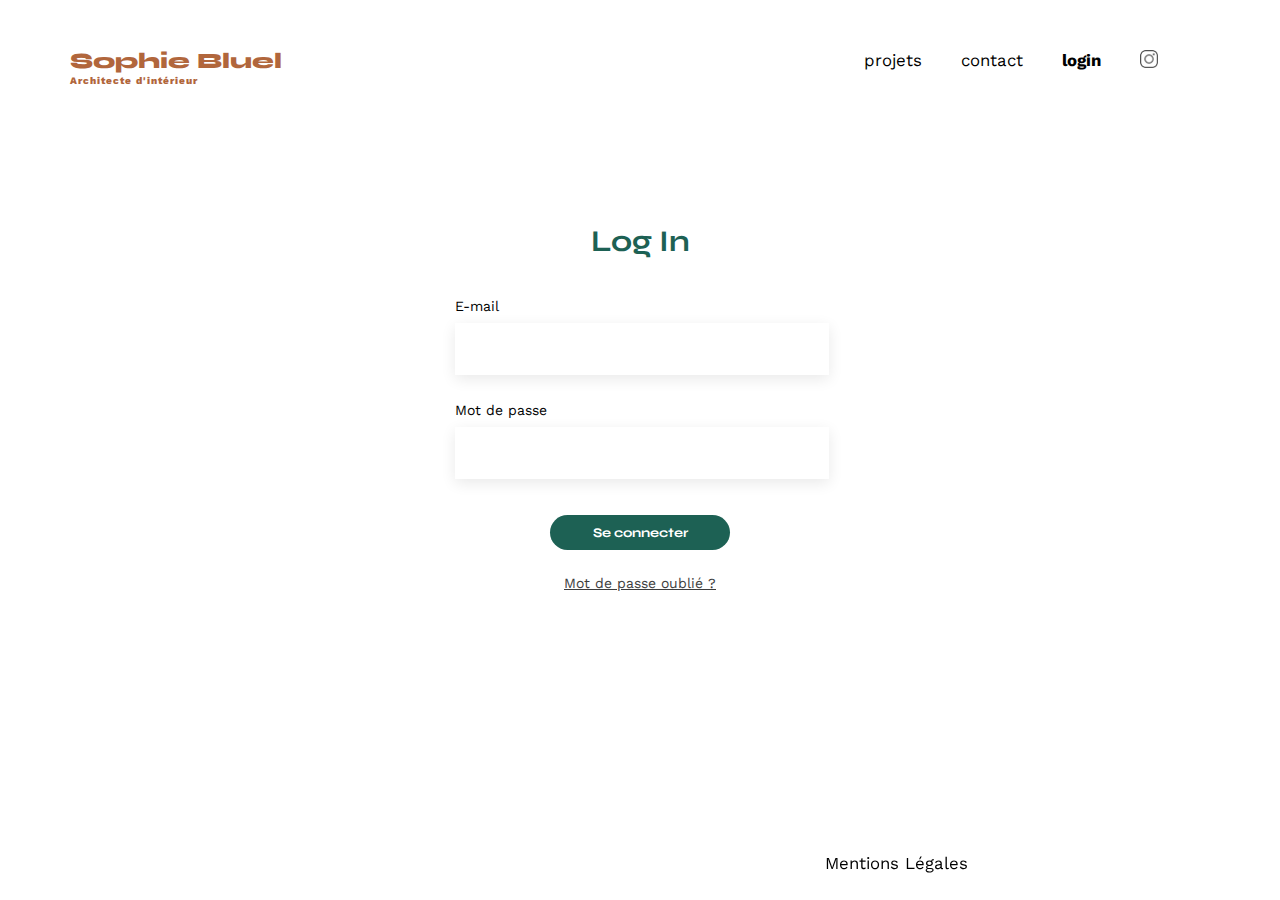
<file: FrontEnd/login.html>
<!DOCTYPE html>
<html lang="fr">

<head>
	<meta charset="UTF-8">
	<title>Sophie Bluel - Architecte d'intérieur</title>
	<meta name="viewport" content="width=device-width, initial-scale=1.0">
	<link rel="preconnect" href="https://fonts.googleapis.com">
	<link rel="preconnect" href="https://fonts.gstatic.com" crossorigin>
	<link href="https://fonts.googleapis.com/css2?family=Syne:wght@700;800&family=Work+Sans&display=swap"
		rel="stylesheet">
	<meta name="description" content="">
	<link rel="stylesheet" href="./assets/style.css">
</head>

<body>
	<div class="main">
		<header>
			<h1>Sophie Bluel <span>Architecte d'intérieur</span></h1>
			<nav>
				<ul>
					<li><a class="li_hover" href="index.html">projets</a></li>
					<li>contact</li>
					<li id="link_login">login</li>
					<li><img class="insta" src="./assets/icons/instagram.png" alt="Instagram"></li>
				</ul>
			</nav>
		</header>
		<main>
			<section id="login" class="form">
				<h2 id="login_title">Log In</h2>
					<form id="form_login" action="#" method="post">
						<label for="email">E-mail</label>
						<input type="email" name="email" id="email" value=""></input>
						<label for="password">Mot de passe</label>
						<input type="password" name="password" id="password" value=""></input>
						<button id="btn_login" type="submit">Se connecter</button>
						<a class="password" href="#">Mot de passe oublié ?</a>
					</form>
			</section>
		</main>

		<footer id="login_footer">
			<nav>
				<ul>
					<li>Mentions Légales</li>
				</ul>
			</nav>
		</footer>
		<script src="login.js"></script>
	</div>
</body>

</html>
</file>
<file: FrontEnd/assets/style.css>
/* http://meyerweb.com/eric/tools/css/reset/
   v2.0 | 20110126
   License: none (public domain)
*/

html, body, div, span, applet, object, iframe,
h1, h2, h3, h4, h5, h6, p, blockquote, pre,
a, abbr, acronym, address, big, cite, code,
del, dfn, em, img, ins, kbd, q, s, samp,
small, strike, strong, sub, sup, tt, var,
b, u, i, center,
dl, dt, dd, ol, ul, li,
fieldset, form, label, legend,
table, caption, tbody, tfoot, thead, tr, th, td,
article, aside, canvas, details, embed,
figure, figcaption, footer, header, hgroup,
menu, nav, output, ruby, section, summary,
time, mark, audio, video {
	margin: 0;
	padding: 0;
	border: 0;
	font-size: 100%;
	font: inherit;
	vertical-align: baseline;
}
/* HTML5 display-role reset for older browsers */
article, aside, details, figcaption, figure,
footer, header, hgroup, menu, nav, section {
	display: block;
}
body {
	line-height: 1;
}
ol, ul {
	list-style: none;
}
blockquote, q {
	quotes: none;
}
blockquote:before, blockquote:after,
q:before, q:after {
	content: '';
	content: none;
}
table {
	border-collapse: collapse;
	border-spacing: 0;
}
/** end reset css**/
.main {
	max-width: 1140px;
	margin:auto;
	font-family: 'Work Sans' ;
	font-size: 14px;
}
header {
	display: flex;
	justify-content: space-between;
	margin: 50px 0;
	padding-bottom: 25px;
}
section {
	margin: 50px 0;
	padding-top: 25px;
}

h1{
	display: flex;
	flex-direction: column;
	font-family: 'Syne';
	font-size: 22px;
	font-weight: 800;
	color: #B1663C;
	gap: 4px;
}

h1 > span {
	font-family: 'Work Sans';
	font-size:10px;
	letter-spacing: 0.1em;
;
}

h2{
	font-family: 'Syne';
	font-weight: 700;
	font-size: 30px;
	color: #1D6154;
	text-align:center;
}


nav ul {
	display: flex;
	align-items: center;
	list-style-type: none;
	gap: 19px;
    margin-right: 20px;

}
nav li {
	padding: 0 10px;
	font-size: 1.2em;
}

li:hover {
	color: #B1663C;
}
#introduction {
	display: flex;
	align-items: center;
	padding-top: 40px;
	margin-left: 45px;
	gap: 10px;
}
#introduction figure {
	flex: 1
}
#introduction img {
	display: block;
	margin: auto;
	/* width: 80%; */
	width: 474px;
	height: 355px;
}

#introduction article {
	flex: 1;
	margin-left: 30px;
}
#introduction h2 {
	margin-bottom: 1em;
}

#introduction p {
	margin-bottom: 17px;
}
#portfolio h2 {
	text-align: center;
	margin-bottom: 1em;
}
.gallery {
	width: 85%;
	display: grid;
	grid-template-columns: 1fr 1fr 1fr;
	grid-column-gap: 20px;
	grid-row-gap: 20px;
}

.gallery img {
	width: 100%;

}
.form {
	width: 50%;
	margin: auto;
}
.form  > * {
	text-align: center;

}
.form h2{
	margin-bottom: 20px;
}
.form form {
	text-align: left;
	margin-top:10px;
	display: flex;
	flex-direction: column;
}

#contact {
	display: flex;
	flex-direction: column;
	width: 30%;
}

.form input {
	height: 50px;
	width: 100%;
	font-size: 1.2em;
	border: none;
	box-shadow: 0px 4px 14px rgba(0, 0, 0, 0.09);
}
.form label {
	margin: 2em 0 0.7em 0;
}
.form textarea {
	border: none;
	box-shadow: 0px 4px 14px rgba(0, 0, 0, 0.09);
}

input[type="submit"]{
	font-family: 'Syne';
	font-weight: 700;
	color: white;
	background-color: #1D6154;
	margin : 2em auto ;
	width: 180px;
	text-align: center;
	border-radius: 60px ;
}

footer nav {
	margin-right: 44px;
    padding-right: 44px;
}

footer nav ul {
	display: flex;
	justify-content: flex-end;
	margin: 2em
}

/* add style for project */

a {
	text-decoration: none;
	color: black;
}

.li_hover:hover{
	color: #B1663C;
}

h3 {
	text-align: center;
}

#portfolio h2 {
	margin-top: 60px;
}
/* filters  */

#filters {
	display: flex;
	flex-direction: row;
	justify-content: center;
	width: 100%;
	margin-top: 20px;
	margin-bottom: 10px;
	margin-bottom: 50px;
	gap: 10px;
}

#filters:hover {
	cursor: pointer;
}

.filter.every{
	color:#1D6154;
	font-family: 'Syne';
	font-size: 16px;
	font-weight: 700;
	border-radius: 60px;
	border: 1px solid #1D6154;
	padding: 9px 30px 9px 28px;
}

.filter.every:hover {
	background-color: #1D6154;
	color:white;
}

.filter.object{
	color:#1D6154;
	font-family: 'Syne';
	font-size: 16px;
	font-weight: 700;
	border-radius: 60px;
	border: 1px solid #1D6154;
	padding: 9px 22px 9px 20px;
}

.filter.object:hover {
	background-color: #1D6154;
	color:white;
}


.filter.appart{
	color:#1D6154;
	font-family: 'Syne';
	font-size: 16px;
	font-weight: 700;
	border-radius: 60px;
	border: 1px solid #1D6154;
	padding: 9px 15px 9px 14px;
}

.filter.appart:hover {
	background-color: #1D6154;
	color:white;
}


.filter.hotel{
	color:#1D6154;
	font-family: 'Syne';
	font-size: 16px;
	font-weight: 700;
	border-radius: 60px;
	border: 1px solid #1D6154;
	padding: 9px 11px 9px 9px;
}

.filter.hotel:hover {
	background-color: #1D6154;
	color:white;
}

.filter.selected {
	background-color: #1D6154;
	color: white;
}


/* Login page */

#login {
	display: flex;
    flex-direction: column;
    align-items: center;

}

#form_login {
	width: 65%;
	margin-top: 15px;
}

#login_title {
	margin-top: 40px;
	margin-bottom: 0;
}

#btn_login {
	margin-top: 36px;
	cursor: pointer;
}

button {
	font-family: 'Syne';
	font-weight: 700;
	padding: 10px 38px 9px 39px;
	color: white;
	background-color: #1D6154;
	margin : 2em auto ;
	width: 180px;
	text-align: center;
	border: #1D6154;
	border-radius: 60px ;
}

#send_btn {
	margin-top: 38px;
}

.password {
	color: #3D3D3D;
	text-align: center;
	text-decoration: underline;
}

#login_footer {
	position: fixed;
	bottom: 0;
	width: 80%;
}

.insta {
	width: 45%;
}

#link_login {
	font-weight: bold;
}

/* Elements qui apparaissent quand on se connecte */

.is_connected {
	display:none;
	cursor: pointer;
}

#edit_mode {
	justify-content: center;
	align-items: center;
	gap: 10px;
	background-color: black;
	padding-bottom: 20px;
}

#edit{
	font-size: 16px;
	color: white;
	padding-top: 19px;
}

.edit_project{
	display: flex;
	justify-content: center;
	gap: 30px;
}

#modify {
	align-items: center;
    padding-top: 30px;
	gap: 10px;
}

#modify_text{
	font-size: 14px;
	cursor: pointer;
}


/* Modale de suppression */

.modal {
	display: none; 
	justify-content: center;
	align-items: center;
	position: fixed; 
	z-index: 1; 
	left: 0;
	top: 0;
	width: 100%; 
	height: 100%; 
	background-color: rgb(0,0,0); 
	background-color: rgba(0,0,0,0.4); 
	overflow: auto;
  }
  
  
  .modal_content {
	background-color: #fefefe;
	padding: 20px;
	border: 1px solid #888;
	width: 36%;
	height: 83%;
	border-radius: 10px; 
  }
  
  .close {
	color: black;
	float: right;
	font-size: 25px;
  }
  
  .close:hover,
  .close:focus {
	color: black;
	text-decoration: none;
	cursor: pointer;
  }

  .modal_gallery {
	display: flex;
	flex-direction: column;
  }

.modal_gallery_content {
	display: flex;
	flex-direction: column;
	justify-content: center;
	align-items: center;
	gap: 40px;
	margin-top: 25px;
}
  
  h3 {
	font-size: 26px;
  }

  .add_title {
	display: flex;
	justify-content: center;
	margin-top: 20px;
	margin-bottom: 35px;
  }

  #add_btn {
	display: flex;
	padding: 10px 49px 9px 49px;
	width: auto;
	cursor: pointer;
  }

  #project_gallery {
	display: grid;
	align-items: center;
	justify-content: center;
	grid-template-columns: repeat(5, 1fr);
	grid-template-rows: repeat(3, 1fr);
	grid-column-gap: 10px; 
	grid-row-gap: 30px;
	padding-bottom: 15px;
	
  }

  .img_gall {
	width: 100%;
  }

  .fa-solid {
	position: absolute;
	top: 8px;
	right: 5px;
	background-color: black;
    color: white;
    padding: 4px;
	border-radius: 3px;
	cursor: pointer;
  }

  .div_gall {
	position: relative;
  }

  hr {
	background-color: #B3B3B3;
	opacity: 0.5;
	height: 1px;
	width: 100%;
	border: none;
	margin-top: 40px;

  }

  /* Modale d'ajout */

  #submit_btn {
	background-color: #CBD6DC;
	color: #306685;
  }


  #add_picture {
	background-color: #E8F1F6;
	display: flex;
	flex-direction: column;
	align-items: center;
  }

  #btn_picture {
	padding: 10px 30px 10px 30px;
	background-color: #CBD6DC;
	color:#306685 ;
	margin-top: 8px;
    margin-bottom: 5px;
	cursor: pointer;
  }

  #add-project_modal {
	display: none;
	flex-direction: column;
	
  }

  #arrow {
	/* display: none; */
	cursor: pointer;
  }


  #submit_picture {
	display: flex;
	justify-content: center;
	color: #FFF;
	background-color: #A7A7A7;
	cursor: pointer;

  }

#category {
	height: 50px;
    width: 100%;
    font-size: 1.2em;
    border: none;
    box-shadow: 0px 4px 14px rgba(0, 0, 0, 0.09);
}

#form_project {
	width: 70%;
}

#image {
	height: 25px;
    width: 25%;
}

#hidden_btn_file{
	display: none;
}

.modal_project {
	width: 70%;
}

#form_modal {
	margin: 0px;
}

/* visualisation imgage */

.image_viewing{
	width: 300px;
	min-height: 100px;
	display: flex;
    justify-content: center;
    align-items: center;
    font-weight: bold;
	display: none;
}

.imgview{
	width: 129px;
	height: 160px;
	flex-shrink: 0;
}

#adding_elements {
	display: flex;
	flex-direction: column;
	justify-content: center;
	align-items: center;
	padding-top: 10px;
    padding-bottom: 17px;
}

.txt_img_size {
	font-size: 10px;
}

/* artcile page project */
.text_article {
	display: flex;
	flex-direction: column;
	justify-content: flex-start;
	align-items: start;
	text-align: left;

}

.div_gall_img{
	display: flex;
	justify-content: center;
}
</file>
